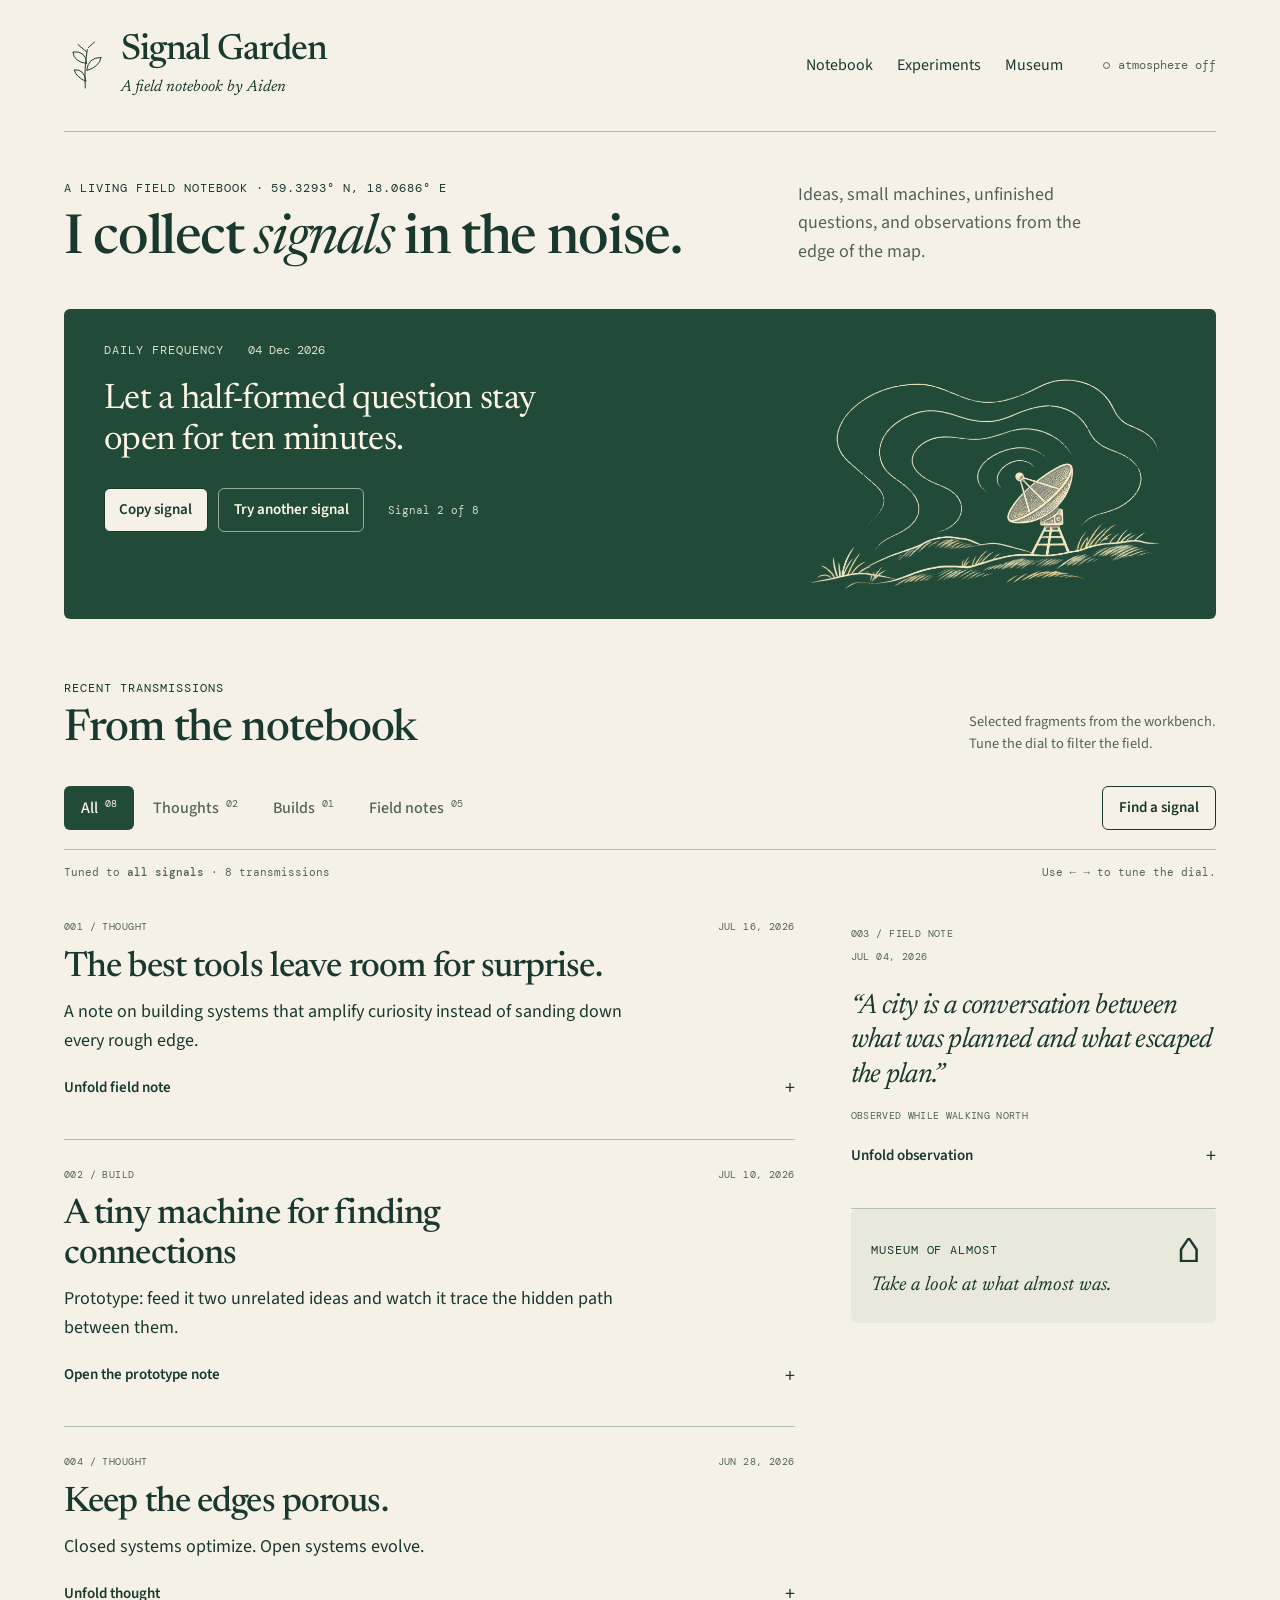
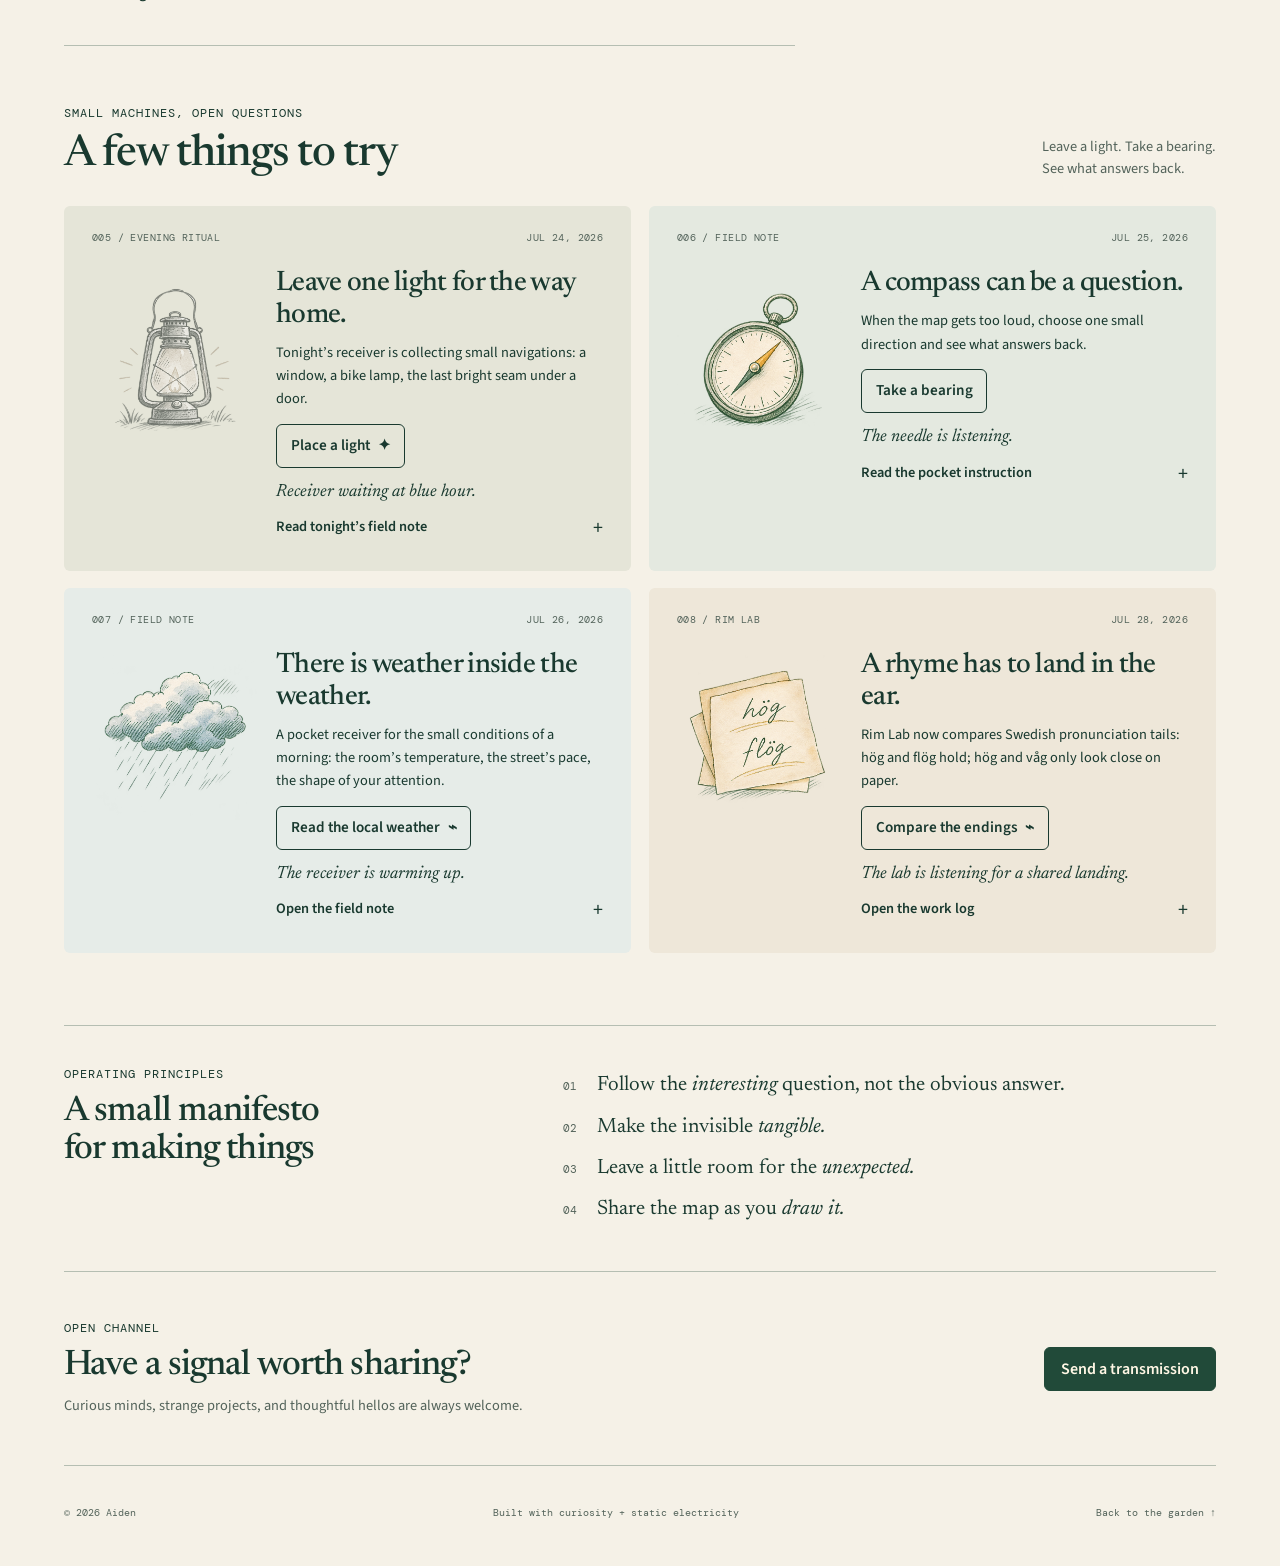
<file: index.html>
<!doctype html>
<html lang="en">
<head>
  <meta charset="utf-8">
  <meta name="viewport" content="width=device-width, initial-scale=1">
  <meta name="theme-color" content="#f5f1e7">
  <meta name="description" content="Aiden's Signal Garden — a living notebook of ideas, experiments, and things worth noticing.">
  <title>Aiden — Signal Garden</title>
  <link rel="icon" href="favicon.svg" type="image/svg+xml">
  <link rel="preconnect" href="https://fonts.googleapis.com">
  <link rel="preconnect" href="https://fonts.gstatic.com" crossorigin>
  <link href="https://fonts.googleapis.com/css2?family=DM+Mono:wght@400;500&family=Newsreader:ital,wght@0,400;0,500;0,600;1,400;1,500&family=Source+Sans+3:wght@400;500;600&display=swap" rel="stylesheet">
  <link rel="stylesheet" href="design/tokens.css?v=notebook-1">
  <link rel="stylesheet" href="styles.css?v=notebook-1">
</head>
<body>
  <a class="skip-link" href="#signals">Skip to signals</a>
  <div class="site-shell" id="top">
    <header class="topbar">
      <a class="wordmark" href="#top" aria-label="Aiden's Signal Garden, home">
        <svg class="garden-mark" viewBox="0 0 64 80" aria-hidden="true"><path d="M31 74Q29 47 34 17M33 38Q14 35 13 21Q32 19 33 38ZM33 48Q51 43 54 29Q35 29 33 48ZM33 21L20 10M35 15L45 6M32 64Q17 57 15 47Q30 46 32 64"/></svg>
        <span>Signal Garden<small>A field notebook by Aiden</small></span>
      </a>
      <nav aria-label="Main navigation"><a href="#signals">Notebook</a><a href="#experiments">Experiments</a><a href="museum/">Museum</a></nav>
      <button class="sound-toggle" type="button" aria-pressed="false"><span class="sound-dot" aria-hidden="true"></span><span class="sound-label">atmosphere off</span></button>
    </header>
    <main>
      <section class="arrival" aria-labelledby="hero-title">
        <div><p class="eyebrow">A living field notebook · 59.3293° N, 18.0686° E</p><h1 id="hero-title">I collect <em>signals</em> in the noise.</h1></div>
        <p class="intro">Ideas, small machines, unfinished questions, and observations from the edge of the map.</p>
      </section>
      <aside class="daily-frequency surface-dark" aria-labelledby="daily-frequency-title">
        <div class="daily-copy-area">
          <div class="daily-meta"><p class="eyebrow" id="daily-frequency-title">Daily frequency</p><time id="daily-date"></time></div>
          <p class="daily-prompt" id="daily-prompt" aria-live="polite">Calibrating today’s receiver.</p>
          <div class="daily-bottom"><div class="daily-actions"><button class="daily-copy control control--paper" type="button" aria-describedby="daily-prompt">Copy signal</button><button class="daily-retune control" type="button" aria-describedby="daily-prompt">Try another signal</button></div><p class="daily-position" id="daily-position" aria-live="polite">Signal 1 of 8</p></div>
        </div>
        <img class="receiver-landscape" src="assets/receiver.png" alt="" width="1440" height="1080">
      </aside>
      <section class="signals" id="signals" aria-labelledby="signals-title">
        <div class="section-heading"><div><p class="eyebrow">Recent transmissions</p><h2 id="signals-title" tabindex="-1">From the notebook</h2></div><p>Selected fragments from the workbench.<br> Tune the dial to filter the field.</p></div>
        <div class="collection-tools"><div class="tuner" role="group" aria-label="Filter signals"><button class="active" data-filter="all" aria-pressed="true" aria-controls="signal-grid">All <sup>08</sup></button><button data-filter="thought" aria-pressed="false" aria-controls="signal-grid">Thoughts <sup>02</sup></button><button data-filter="build" aria-pressed="false" aria-controls="signal-grid">Builds <sup>01</sup></button><button data-filter="field" aria-pressed="false" aria-controls="signal-grid">Field notes <sup>05</sup></button></div><button class="signal-finder control" type="button" aria-describedby="filter-status">Find a signal</button></div>
        <div class="signal-controls"><p class="filter-status" id="filter-status" aria-live="polite" aria-atomic="true">Tuned to <strong id="filter-label">all signals</strong> · <span id="filter-count">8 transmissions</span><span id="finder-result"></span></p><p class="tuner-help">Use ← → to tune the dial.</p></div>
        <div id="signal-grid">
          <div class="notebook-layout" data-signal-group>
            <div class="notebook-entries" data-signal-group><article class="signal-card notebook-entry card-wide" data-kind="thought">
          <div class="card-meta"><span>001 / THOUGHT</span><time datetime="2026-07-16">JUL 16, 2026</time></div>
          <h3>The best tools leave room for surprise.</h3>
          <p>A note on building systems that amplify curiosity instead of sanding down every rough edge.</p>
          <details class="signal-detail">
            <summary>Unfold field note</summary>
            <p>The rough edge is often where a person decides to play. A useful tool keeps that invitation intact.</p>
          </details>
        </article>
<article class="signal-card notebook-entry card-dark" data-kind="build">
          <div class="card-meta"><span>002 / BUILD</span><time datetime="2026-07-10">JUL 10, 2026</time></div>
          <h3>A tiny machine for finding connections</h3>
          <p>Prototype: feed it two unrelated ideas and watch it trace the hidden path between them.</p>
          <details class="signal-detail">
            <summary>Open the prototype note</summary>
            <p>For now, the machine only needs a way in, a way across, and a way back. The connection can stay strange if the path is legible.</p>
          </details>
        </article>
<article class="signal-card notebook-entry" data-kind="thought">
          <div class="card-meta"><span>004 / THOUGHT</span><time datetime="2026-06-28">JUN 28, 2026</time></div>
          <h3>Keep the edges porous.</h3>
          <p>Closed systems optimize. Open systems evolve.</p>
          <details class="signal-detail">
            <summary>Unfold thought</summary>
            <p>Porous edges let an idea be changed by contact. They are how a system notices what it did not plan for.</p>
          </details>
        </article></div>
            <aside class="margin-notes" data-signal-group><article class="signal-card notebook-entry card-acid" data-kind="field">
          <div class="card-meta"><span>003 / FIELD NOTE</span><time datetime="2026-07-04">JUL 04, 2026</time></div>
          <p class="big-quote">“A city is a conversation between what was planned and what escaped the plan.”</p>
          <span class="location">OBSERVED WHILE WALKING NORTH</span>
          <details class="signal-detail">
            <summary>Unfold observation</summary>
            <p>Street grids, bike bells, window light: every block added a different reply to the city’s ongoing sentence.</p>
          </details>
        </article><a class="museum-note" href="museum/"><span class="eyebrow">Museum of Almost</span><span>Take a look at what almost was.</span><span class="museum-door" aria-hidden="true">⌂</span></a></aside>
          </div>
          <section class="experiments" id="experiments" aria-labelledby="experiments-title" data-signal-group><div class="section-heading"><div><p class="eyebrow">Small machines, open questions</p><h2 id="experiments-title" tabindex="-1">A few things to try</h2></div><p>Leave a light. Take a bearing.<br> See what answers back.</p></div><div class="experiment-grid"><article class="signal-card experiment card-dusk" data-kind="field">
          <div class="card-meta"><span>005 / EVENING RITUAL</span><time datetime="2026-07-24">JUL 24, 2026</time></div>
          <div class="dusk-receiver" aria-hidden="true"></div>
          <h3>Leave one light for the way home.</h3>
          <p>Tonight’s receiver is collecting small navigations: a window, a bike lamp, the last bright seam under a door.</p>
          <button class="light-button" type="button" aria-pressed="false">Place a light <span aria-hidden="true">✦</span></button>
          <p class="light-status" aria-live="polite">Receiver waiting at blue hour.</p>
          <details class="signal-detail">
            <summary>Read tonight’s field note</summary>
            <p>At 20:30, the city stops being one thing. It becomes a scattered agreement: keep going, someone has left a light on.</p>
          </details>
        </article>
<article class="signal-card experiment card-bearing" data-kind="field">
          <div class="card-meta"><span>006 / FIELD NOTE</span><time datetime="2026-07-25">JUL 25, 2026</time></div>
          <div class="bearing-mark" aria-hidden="true"></div>
          <h3>A compass can be a question.</h3>
          <p>When the map gets too loud, choose one small direction and see what answers back.</p>
          <button class="bearing-button" type="button">Take a bearing </button>
          <p class="bearing-status" aria-live="polite">The needle is listening.</p>
          <details class="signal-detail">
            <summary>Read the pocket instruction</summary>
            <p>Point toward the thing that makes the next hour feel a little more alive. You do not have to know the destination yet.</p>
          </details>
        </article>
<article class="signal-card experiment card-weather" data-kind="field">
          <div class="card-meta"><span>007 / FIELD NOTE</span><time datetime="2026-07-26">JUL 26, 2026</time></div>
          <div class="weather-receiver" aria-hidden="true"></div>
          <h3>There is weather inside the weather.</h3>
          <p>A pocket receiver for the small conditions of a morning: the room’s temperature, the street’s pace, the shape of your attention.</p>
          <button class="weather-button" type="button">Read the local weather <span aria-hidden="true">⌁</span></button>
          <p class="weather-status" aria-live="polite">The receiver is warming up.</p>
          <details class="signal-detail">
            <summary>Open the field note</summary>
            <p>Forecasts are useful, but they miss the pressure system around an idea. Before making a plan, notice whether today feels like a window opening, a kettle beginning, or a coat you are ready to take off.</p>
          </details>
        </article>
<article class="signal-card experiment card-rim" data-kind="field">
          <div class="card-meta"><span>008 / RIM LAB</span><time datetime="2026-07-28">JUL 28, 2026</time></div>
          <div class="rhyme-scope" aria-hidden="true"></div>
          <h3>A rhyme has to land in the ear.</h3>
          <p>Rim Lab now compares Swedish pronunciation tails: <span lang="sv">hög</span> and <span lang="sv">flög</span> hold; <span lang="sv">hög</span> and <span lang="sv">våg</span> only look close on paper.</p>
          <button class="rhyme-button" type="button" aria-pressed="false">Compare the endings <span aria-hidden="true">⌁</span></button>
          <p class="rhyme-status" aria-live="polite">The lab is listening for a shared landing.</p>
          <details class="signal-detail">
            <summary>Open the work log</summary>
            <p>The small Swedish-first Rim skill is now installed with a pronunciation lexicon. It can confirm an exact tail without pretending that a dictionary can judge rhythm, grammar, or the feeling of a final line. The useful part is the handoff: less time arguing with spelling, more time saying the verse aloud.</p>
          </details>
        </article></div></section>
        </div>
      </section>
      <section class="manifesto" aria-labelledby="manifesto-title"><div><p class="eyebrow">Operating principles</p><h2 id="manifesto-title">A small manifesto<br>for making things</h2></div><ol>
        <li><span>01</span><p>Follow the <em>interesting</em> question, not the obvious answer.</p></li>
        <li><span>02</span><p>Make the invisible <em>tangible.</em></p></li>
        <li><span>03</span><p>Leave a little room for the <em>unexpected.</em></p></li>
        <li><span>04</span><p>Share the map as you <em>draw it.</em></p></li>
      </ol></section>
      <section class="contact" aria-labelledby="contact-title"><div><p class="eyebrow">Open channel</p><h2 id="contact-title">Have a signal worth sharing?</h2><p>Curious minds, strange projects, and thoughtful hellos are always welcome.</p></div><a class="control control--solid" href="mailto:hello@aiden.website">Send a transmission</a></section>
    </main>
    <footer><span>© <span id="year">2026</span> Aiden</span><span>Built with curiosity + static electricity</span><a href="#top">Back to the garden ↑</a></footer>
  </div>
  <script src="script.js?v=notebook-1"></script>
</body>
</html>
</file>
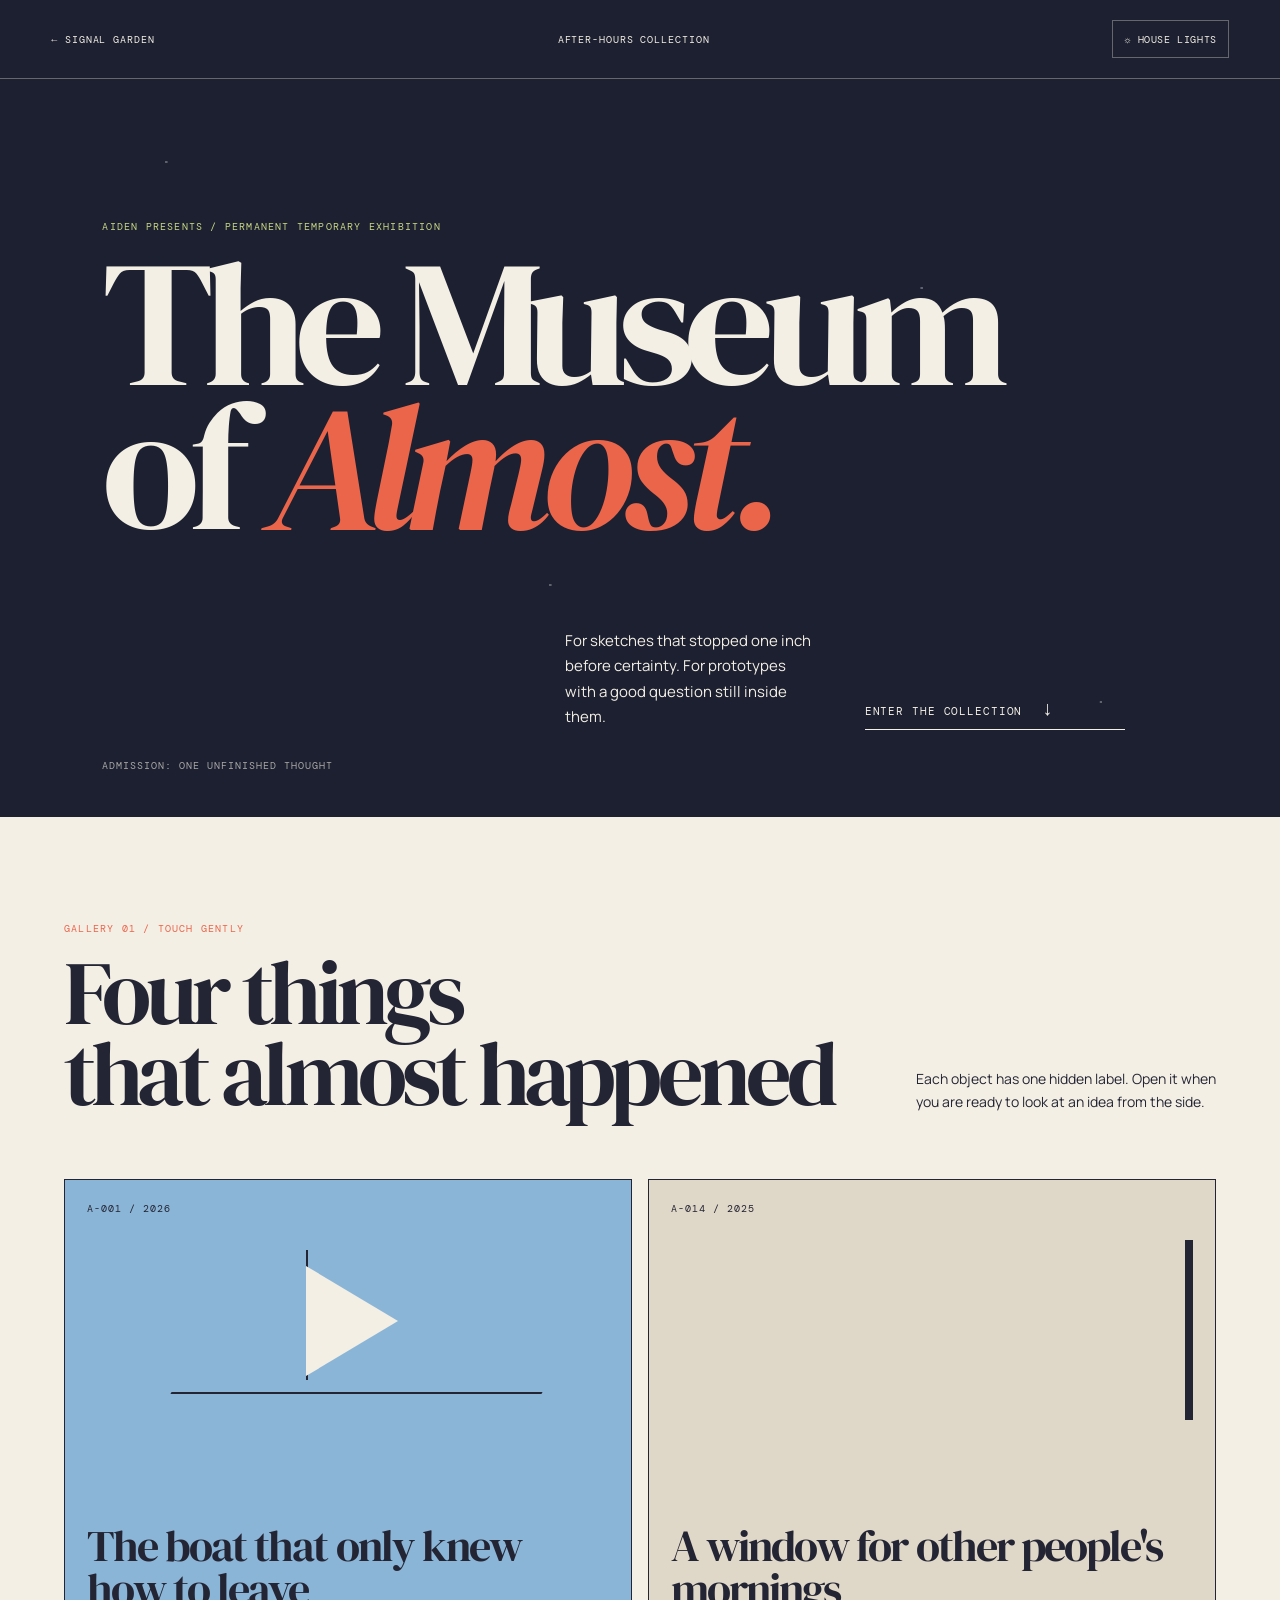
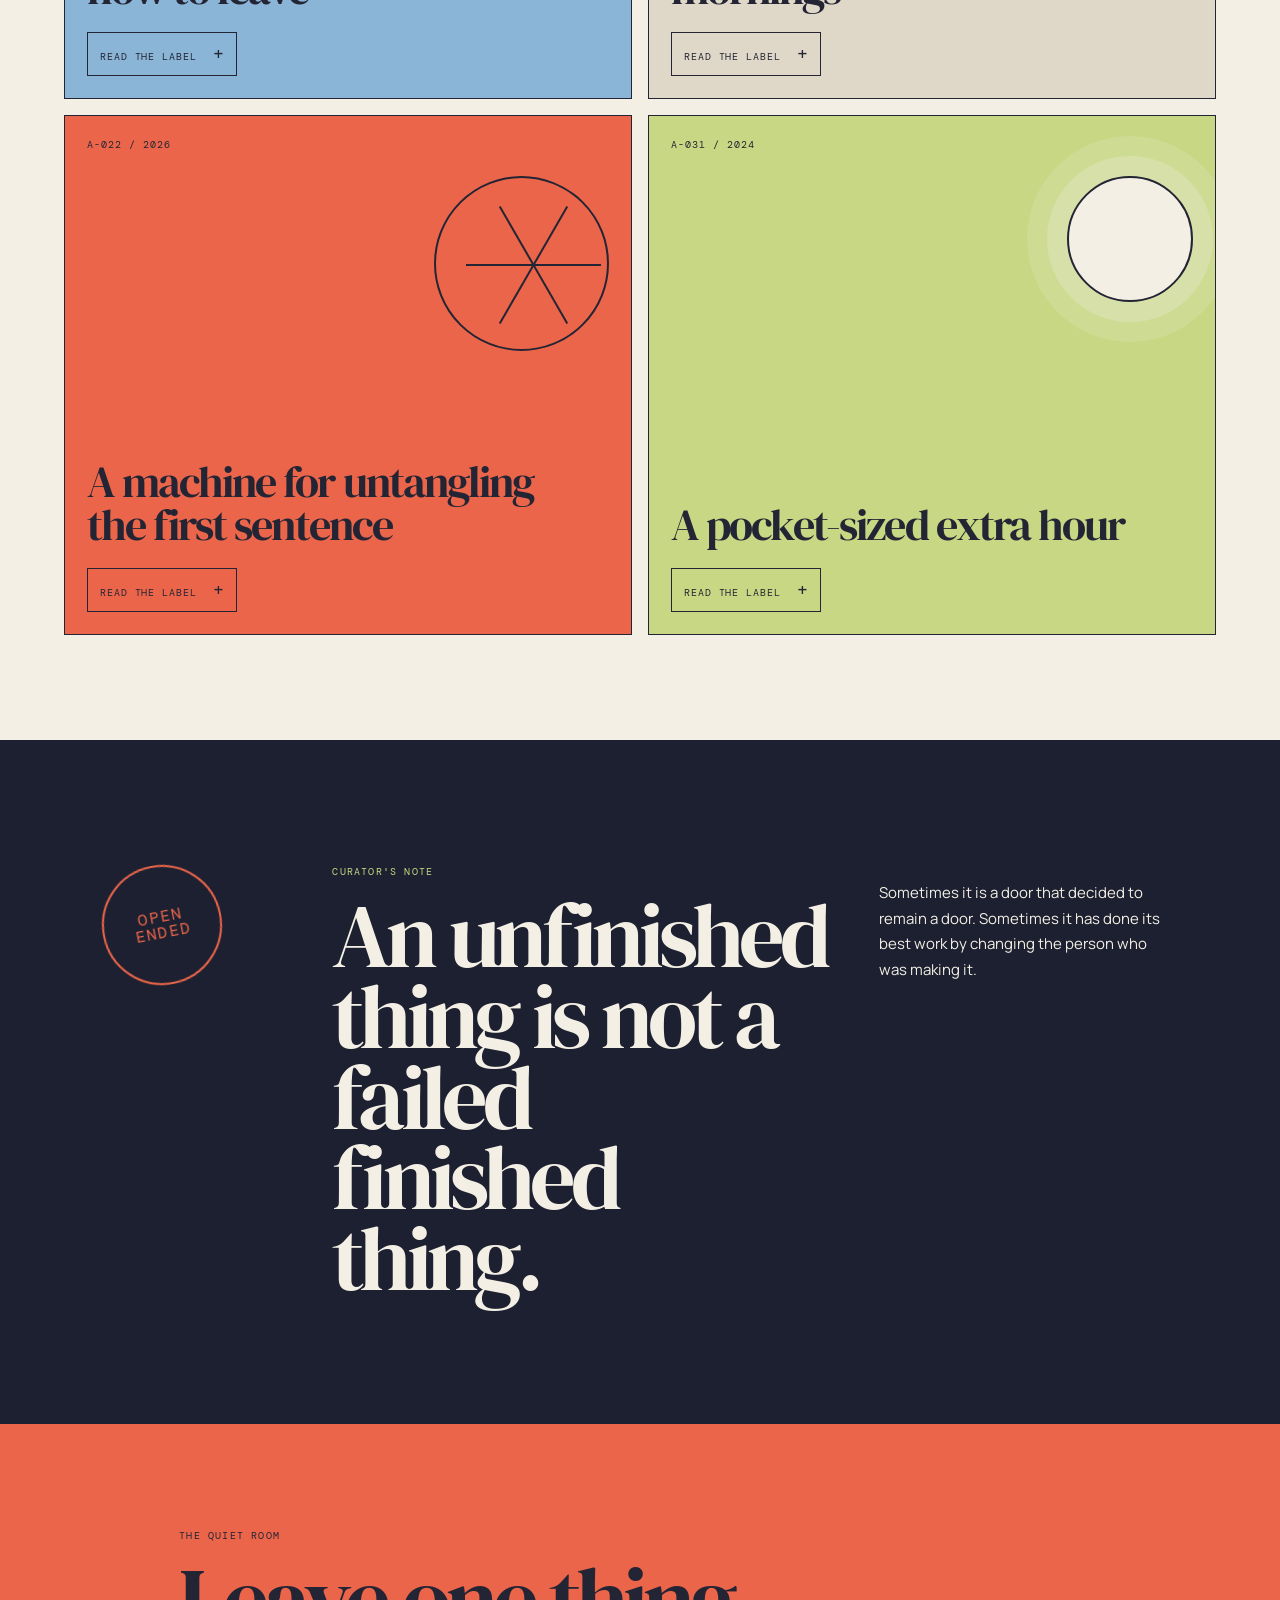
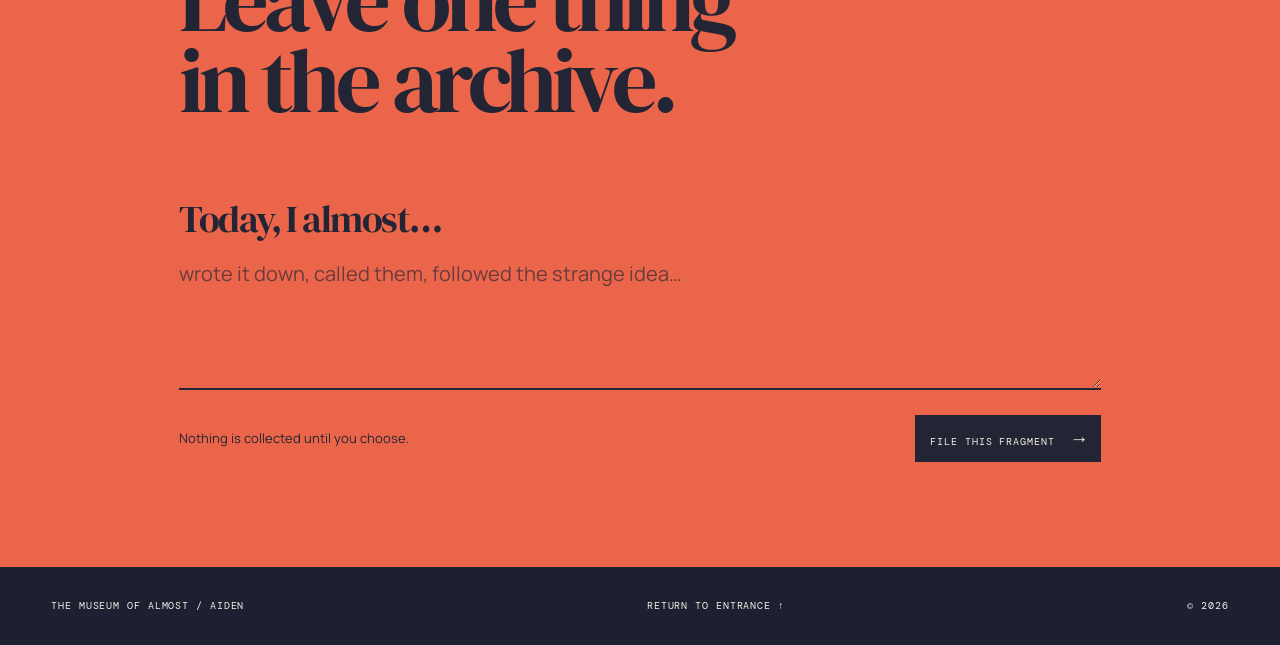
<file: museum/index.html>
<!doctype html>
<html lang="en"><head><meta charset="utf-8"><meta name="viewport" content="width=device-width, initial-scale=1"><meta name="theme-color" content="#1c2030"><meta name="description" content="The Museum of Almost: a quiet collection of ideas that nearly became something else."><title>The Museum of Almost — Aiden</title><link rel="icon" href="../favicon.svg" type="image/svg+xml"><link rel="preconnect" href="https://fonts.googleapis.com"><link rel="preconnect" href="https://fonts.gstatic.com" crossorigin><link href="https://fonts.googleapis.com/css2?family=DM+Mono:wght@400;500&family=DM+Serif+Display:ital@0;1&family=Manrope:wght@400;500;600&display=swap" rel="stylesheet"><link rel="stylesheet" href="museum.css?v=house-light-text-1"></head>
<body><a class="skip" href="#collection">Skip to collection</a><div class="stars" aria-hidden="true"></div><header class="masthead"><a href="../" class="return">← Signal Garden</a><p>After-hours collection</p><button class="lamp" type="button" aria-pressed="false"><span aria-hidden="true">☼</span> House lights</button></header><main>
<section class="opening" id="top" aria-labelledby="title"><p class="label">Aiden presents / permanent temporary exhibition</p><h1 id="title">The Museum<br>of <em>Almost.</em></h1><div class="opening-note"><p>For sketches that stopped one inch before certainty. For prototypes with a good question still inside them.</p><a href="#collection">Enter the collection <span>↓</span></a></div><p class="admission">Admission: one unfinished thought</p></section>
<section class="collection" id="collection" aria-labelledby="collection-title"><div class="collection-head"><div><p class="label">Gallery 01 / touch gently</p><h2 id="collection-title">Four things<br>that almost happened</h2></div><p>Each object has one hidden label. Open it when you are ready to look at an idea from the side.</p></div><div class="objects">
<article class="object object-blue"><span class="accession">A-001 / 2026</span><div class="shape boat" aria-hidden="true"><i></i><b></b></div><h3>The boat that only knew how to leave</h3><button class="label-button" type="button" aria-expanded="false" aria-controls="note-1">Read the label <span>+</span></button><p class="object-note" id="note-1" hidden>Built to help people begin. It never learned to ask whether the shore was worth returning to.</p></article>
<article class="object object-cream"><span class="accession">A-014 / 2025</span><div class="shape window" aria-hidden="true"><i></i><i></i><i></i><i></i></div><h3>A window for other people's mornings</h3><button class="label-button" type="button" aria-expanded="false" aria-controls="note-2">Read the label <span>+</span></button><p class="object-note" id="note-2" hidden>Every opening showed a different kettle beginning to sing. We kept the warmth, gave up the surveillance.</p></article>
<article class="object object-red"><span class="accession">A-022 / 2026</span><div class="shape knot" aria-hidden="true"><i></i><i></i><i></i></div><h3>A machine for untangling the first sentence</h3><button class="label-button" type="button" aria-expanded="false" aria-controls="note-3">Read the label <span>+</span></button><p class="object-note" id="note-3" hidden>It could make a start look elegant. That turned out to be a different job than making it true.</p></article>
<article class="object object-green"><span class="accession">A-031 / 2024</span><div class="shape sun" aria-hidden="true"><i></i></div><h3>A pocket-sized extra hour</h3><button class="label-button" type="button" aria-expanded="false" aria-controls="note-4">Read the label <span>+</span></button><p class="object-note" id="note-4" hidden>Tests confirmed the hour was real. No one could agree what to spend it on, which felt like useful information.</p></article></div></section>
<section class="curator" aria-labelledby="curator-title"><div class="stamp" aria-hidden="true">OPEN<br>ENDED</div><div><p class="label">Curator's note</p><h2 id="curator-title">An unfinished thing is not a failed finished thing.</h2></div><p>Sometimes it is a door that decided to remain a door. Sometimes it has done its best work by changing the person who was making it.</p></section>
<section class="contribute" aria-labelledby="contribute-title"><p class="label">The quiet room</p><h2 id="contribute-title">Leave one thing<br>in the archive.</h2><form class="archive-form"><label for="almost">Today, I almost…</label><textarea id="almost" name="almost" maxlength="280" placeholder="wrote it down, called them, followed the strange idea…"></textarea><div><p class="form-status" aria-live="polite">Nothing is collected until you choose.</p><button type="submit">File this fragment <span>→</span></button></div></form></section></main><footer><span>THE MUSEUM OF ALMOST / AIDEN</span><a href="#top">Return to entrance ↑</a><span id="year"></span></footer><script src="museum.js"></script></body></html>
</file>
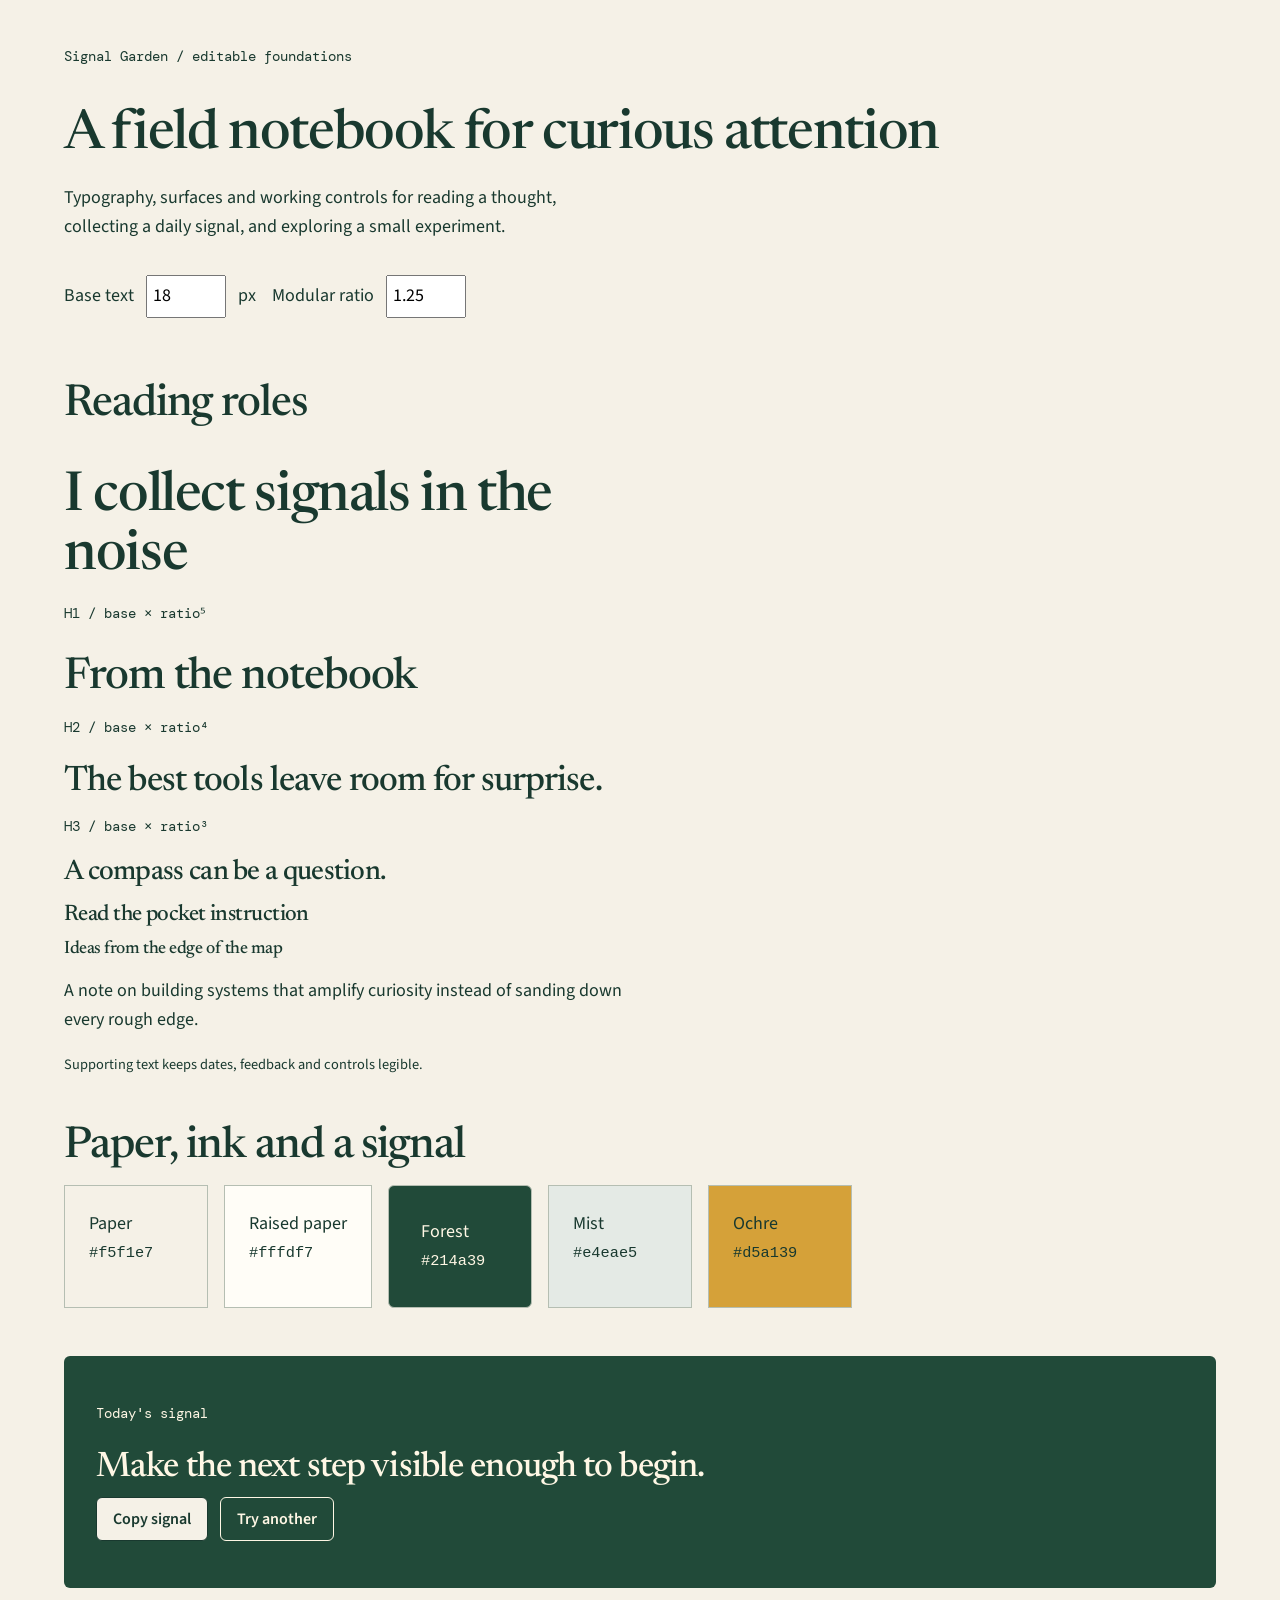
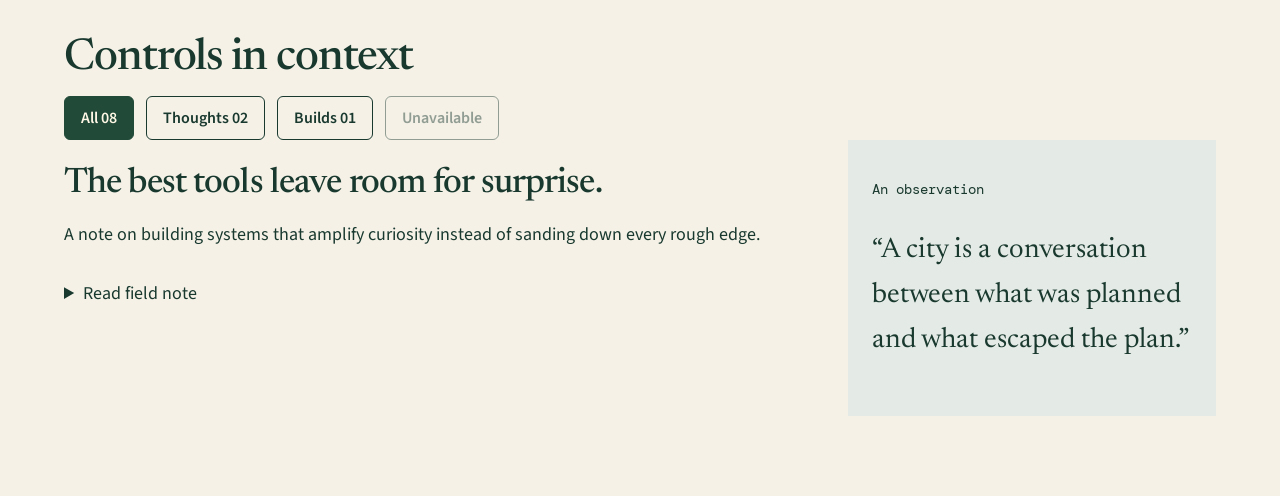
<file: design/foundations.html>
<!doctype html>
<html lang="en"><head><meta charset="utf-8"><meta name="viewport" content="width=device-width,initial-scale=1"><title>Signal Garden — design foundations</title><link rel="stylesheet" href="https://fonts.googleapis.com/css2?family=Newsreader:opsz,wght@6..72,400;6..72,500;6..72,600&family=Source+Sans+3:wght@400;500;600&family=DM+Mono:wght@400;500&display=swap"><link rel="stylesheet" href="tokens.css"><style>*{box-sizing:border-box}body{margin:0;padding:2rem max(1.25rem,5vw)}main{max-width:76rem;margin:auto}section{margin:3rem 0}h1,h2,h3,h4,h5,h6{margin:.7em 0 .3em}header p{max-width:62ch}.swatches{display:flex;gap:1rem;flex-wrap:wrap}.swatch{padding:1.5rem;border:1px solid var(--line);min-width:9rem}.surface-dark{padding:2rem;border-radius:var(--corner)}.actions{display:flex;gap:.75rem;flex-wrap:wrap}.specimen{max-width:62ch}label{display:inline-flex;gap:.75rem;align-items:center;margin:1rem 1rem 1rem 0}input{width:5rem;padding:.3rem}.layout{display:grid;grid-template-columns:2fr 1fr;gap:3rem}.layout aside{background:var(--mist);padding:1.5rem}summary{cursor:pointer;padding:.75rem 0}details p{margin:.5rem 0}code{font-size:.85em}@media(max-width:700px){.layout{grid-template-columns:1fr}h1{font-size:var(--type-h2)}}</style></head>
<body><main><header><p class="note">Signal Garden / editable foundations</p><h1>A field notebook for curious attention</h1><p>Typography, surfaces and working controls for reading a thought, collecting a daily signal, and exploring a small experiment.</p><label>Base text <input id="base" type="number" min="16" max="24" value="18">px</label><label>Modular ratio <input id="ratio" type="number" min="1.1" max="1.5" step=".01" value="1.25"></label></header>
<section><h2>Reading roles</h2><div class="specimen"><h1>I collect signals in the noise</h1><p class="note">H1 / base × ratio⁵</p><h2>From the notebook</h2><p class="note">H2 / base × ratio⁴</p><h3>The best tools leave room for surprise.</h3><p class="note">H3 / base × ratio³</p><h4>A compass can be a question.</h4><h5>Read the pocket instruction</h5><h6>Ideas from the edge of the map</h6><p>A note on building systems that amplify curiosity instead of sanding down every rough edge.</p><p class="support">Supporting text keeps dates, feedback and controls legible.</p></div></section>
<section><h2>Paper, ink and a signal</h2><div class="swatches"><div class="swatch">Paper<br><code>#f5f1e7</code></div><div class="swatch" style="background:var(--paper-raised)">Raised paper<br><code>#fffdf7</code></div><div class="swatch surface-dark">Forest<br><code>#214a39</code></div><div class="swatch" style="background:var(--mist)">Mist<br><code>#e4eae5</code></div><div class="swatch" style="background:var(--ochre)">Ochre<br><code>#d5a139</code></div></div></section>
<section class="surface-dark"><p class="note">Today's signal</p><h3 id="prompt">Make the next step visible enough to begin.</h3><div class="actions"><button class="control control--paper" id="copy">Copy signal</button><button class="control" id="another">Try another</button></div><p id="feedback" class="support" role="status"></p></section>
<section><h2>Controls in context</h2><div class="actions" role="group" aria-label="Filter specimen"><button class="control control--solid" aria-pressed="true">All 08</button><button class="control" aria-pressed="false">Thoughts 02</button><button class="control" aria-pressed="false">Builds 01</button><button class="control" disabled>Unavailable</button></div><div class="layout"><article><h3>The best tools leave room for surprise.</h3><p>A note on building systems that amplify curiosity instead of sanding down every rough edge.</p><details><summary>Read field note</summary><p>The rough edge is often where a person decides to play. A useful tool keeps that invitation intact.</p></details></article><aside><p class="note">An observation</p><p class="type-h4" style="font-family:var(--font-reading)">“A city is a conversation between what was planned and what escaped the plan.”</p></aside></div></section>
</main><script>const root=document.documentElement;document.querySelector('#base').addEventListener('input',e=>root.style.setProperty('--type-base',e.target.value+'px'));document.querySelector('#ratio').addEventListener('input',e=>root.style.setProperty('--type-ratio',e.target.value));const prompts=['Make the next step visible enough to begin.','Collect a detail that would be easy to miss twice.'];let index=0;document.querySelector('#another').onclick=()=>{index=(index+1)%prompts.length;document.querySelector('#prompt').textContent=prompts[index];document.querySelector('#feedback').textContent=''};document.querySelector('#copy').onclick=async()=>{try{await navigator.clipboard.writeText(prompts[index]);document.querySelector('#feedback').textContent='Copied'}catch{document.querySelector('#feedback').textContent='Copy unavailable'}};document.querySelectorAll('[aria-label="Filter specimen"] button:not(:disabled)').forEach(button=>button.onclick=()=>{document.querySelectorAll('[aria-label="Filter specimen"] button').forEach(item=>{const selected=item===button;item.setAttribute('aria-pressed',String(selected));item.classList.toggle('control--solid',selected)})});</script></body></html>
</file>
<file: design/tokens.css>
:root {
  --type-base: 1.125rem;
  --type-ratio: 1.25;
  --type-h6: var(--type-base);
  --type-h5: calc(var(--type-base) * var(--type-ratio));
  --type-h4: calc(var(--type-base) * pow(var(--type-ratio), 2));
  --type-h3: calc(var(--type-base) * pow(var(--type-ratio), 3));
  --type-h2: calc(var(--type-base) * pow(var(--type-ratio), 4));
  --type-h1: calc(var(--type-base) * pow(var(--type-ratio), 5));
  --type-support: calc(var(--type-base) / var(--type-ratio));
  --font-reading: 'Newsreader', Georgia, serif;
  --font-body: 'Source Sans 3', sans-serif;
  --font-note: 'DM Mono', monospace;
  --paper: #f5f1e7;
  --paper-raised: #fffdf7;
  --ink: #19392f;
  --muted: #53635a;
  --forest: #214a39;
  --on-forest: #fff7e5;
  --ochre: #d5a139;
  --mist: #e4eae5;
  --line: #b5beb2;
  --focus: #9c451e;
  --space-1: .375rem;
  --space-2: .75rem;
  --space-3: 1.25rem;
  --space-4: 2rem;
  --space-5: 3.25rem;
  --space-6: 5.25rem;
  --corner: .375rem;
  --measure: 62ch;
  --content-width: 76rem;
  --duration-fast: 160ms;
  --duration-disclosure: 260ms;
  --ease: cubic-bezier(.2,.7,.2,1);
}
/* Derived directly from base × ratio^step, avoiding compounded rounding. */
h1,.type-h1 {
  font-size:var(--type-h1)
}
h2,.type-h2 {
  font-size:var(--type-h2)
}
h3,.type-h3 {
  font-size:var(--type-h3)
}
h4,.type-h4 {
  font-size:var(--type-h4)
}
h5,.type-h5 {
  font-size:var(--type-h5)
}
h6,.type-h6 {
  font-size:var(--type-h6)
}
h1,h2,h3,h4,h5,h6 {
  font-family:var(--font-reading);
  font-weight:500;
  line-height:1.08;
  letter-spacing:-.025em
}
body {
  font:var(--type-base)/1.6 var(--font-body);
  color:var(--ink);
  background:var(--paper)
}
.support {
  font-size:var(--type-support)
}
.note {
  font:var(--type-support)/1.5 var(--font-note)
}
button,input,select {
  font:inherit
}
button,a {
  touch-action:manipulation
}
.control {
  min-height:44px;
  display:inline-flex;
  align-items:center;
  justify-content:center;
  gap:.6rem;
  padding:.55rem 1rem;
  border:1px solid currentColor;
  border-radius:var(--corner);
  background:transparent;
  color:inherit;
  font:600 1rem/1.25 var(--font-body);
  text-decoration:none;
  cursor:pointer;
  transition:background var(--duration-fast) var(--ease),color var(--duration-fast) var(--ease),box-shadow var(--duration-fast) var(--ease)
}
.control:hover {
  background:var(--ink);
  color:var(--paper-raised)
}
.control:focus-visible,a:focus-visible,summary:focus-visible {
  outline:3px solid var(--focus);
  outline-offset:4px
}
.control:disabled {
  opacity:.45;
  cursor:not-allowed
}
.control--solid {
  background:var(--forest);
  color:var(--on-forest);
  border-color:var(--forest)
}
.control--solid:hover {
  background:#143829
}
.control--paper {
  background:var(--paper);
  color:var(--ink)
}
.surface-dark {
  background:var(--forest);
  color:var(--on-forest);
  --focus:#f0c55c
}
.surface-dark .control:hover {
  background:var(--on-forest);
  color:var(--forest)
}
@media(prefers-reduced-motion:reduce) {
  *,*::before,*::after {
    scroll-behavior:auto!important;
    transition:none!important;
    animation:none!important
  }
}
</file>
<file: styles.css>
* {
  box-sizing:border-box
}
html {
  scroll-behavior:smooth;
  scroll-padding-top:2rem
}
body {
  margin:0
}
button,a,summary {
  -webkit-tap-highlight-color:transparent
}
a {
  color:inherit;
  text-underline-offset:.2em
}
button {
  cursor:pointer
}
button:focus-visible,a:focus-visible,summary:focus-visible {
  outline:3px solid var(--focus);
  outline-offset:4px
}
button:disabled {
  cursor:not-allowed
}
h1,h2,h3,p {
  margin:0
}
svg {
  display:block
}
em {
  font-weight:400
}
.site-shell {
  max-width:var(--content-width);
  margin:auto;
  padding:0 2rem
}
.skip-link {
  position:fixed;
  top:1rem;
  left:1rem;
  z-index:10;
  background:var(--ink);
  color:var(--paper);
  padding:.8rem 1rem;
  transform:translateY(-180%)
}
.skip-link:focus {
  transform:none
}
.topbar {
  display:flex;
  align-items:center;
  gap:2rem;
  min-height:132px;
  border-bottom:1px solid var(--line)
}
.wordmark {
  display:flex;
  align-items:center;
  gap:.8rem;
  text-decoration:none;
  font:500 2.25rem/1 var(--font-reading);
  letter-spacing:-.03em;
  margin-right:auto
}
.wordmark small {
  display:block;
  margin-top:.5rem;
  font:italic 1rem/1.3 var(--font-reading);
  letter-spacing:0
}
.garden-mark {
  width:44px;
  height:64px;
  fill:none;
  stroke:currentColor;
  stroke-width:1.4
}
.topbar nav {
  display:flex;
  gap:1.5rem;
  font-size:1rem
}
.topbar nav a {
  display:flex;
  align-items:center;
  min-height:44px;
  text-decoration:none;
  transition:color var(--duration-fast),text-decoration-color var(--duration-fast)
}
.topbar nav a:hover {
  text-decoration:underline;
  color:var(--focus)
}
.sound-toggle {
  display:flex;
  gap:.5rem;
  align-items:center;
  min-height:44px;
  padding:.5rem 0 .5rem .5rem;
  border:0;
  background:none;
  color:var(--muted);
  font: .75rem/1.3 var(--font-note);
  white-space:nowrap;
  transition:color var(--duration-fast)
}
.sound-toggle:hover {
  color:var(--ink)
}
.sound-dot {
  width:7px;
  height:7px;
  border:1px solid;
  border-radius:50%;
  transition:background var(--duration-fast)
}
.sound-toggle[aria-pressed=true] .sound-dot {
  background:var(--forest)
}
.eyebrow {
  font:400 .72rem/1.5 var(--font-note);
  letter-spacing:.085em;
  text-transform:uppercase
}
.arrival {
  display:grid;
  grid-template-columns:1.6fr 1fr;
  gap:4rem;
  align-items:end;
  padding:3rem 0 2.5rem
}
.arrival h1 {
  font-size:var(--type-h1);
  max-width:750px;
  margin-top:1rem;
  line-height:1.02
}
.arrival h1 em {
  font-style:italic
}
.intro {
  max-width:32ch;
  color:var(--muted);
  line-height:1.6;
  padding-bottom:.15rem
}
.daily-frequency {
  position:relative;
  overflow:hidden;
  display:grid;
  grid-template-columns:1.9fr 1fr;
  border-radius:var(--corner);
  padding:2rem 2.5rem;
  min-height:310px
}
.daily-copy-area {
  position:relative;
  z-index:1
}
.daily-meta {
  display:flex;
  gap:1.5rem;
  align-items:baseline;
  color:#e1dfca
}
.daily-meta time {
  font: .75rem/1.5 var(--font-note)
}
.daily-prompt {
  font:400 var(--type-h3)/1.15 var(--font-reading);
  letter-spacing:-.02em;
  max-width:25ch;
  margin:1.3rem 0 1.7rem;
  min-height:2.3em;
  text-wrap:pretty
}
.daily-bottom {
  display:flex;
  align-items:center;
  gap:1.5rem;
  flex-wrap:wrap
}
.daily-actions {
  display:flex;
  gap:.65rem;
  flex-wrap:wrap
}
.daily-actions .control {
  font-size:.94rem;
  padding:.65rem .9rem
}
.daily-retune {
  border-color:#96ab95
}
.daily-position {
  font:.7rem/1.5 var(--font-note);
  color:#d3dbc7
}
.receiver-landscape {
  position:absolute;
  right:.8rem;
  bottom:0;
  width:38%;
  height:90%;
  object-fit:contain;
  object-position:center bottom;
  opacity:1
}
.signals {
  padding-top:3.8rem;
  scroll-margin-top:1.5rem
}
.section-heading {
  display:flex;
  justify-content:space-between;
  gap:3rem;
  align-items:end
}
.section-heading h2 {
  font-size:var(--type-h2);
  margin-top:.6rem
}
.section-heading>p {
  color:var(--muted);
  font-size:var(--type-support);
  line-height:1.5
}
.collection-tools {
  display:flex;
  gap:1.5rem;
  justify-content:space-between;
  align-items:center;
  margin-top:1.75rem;
  border-bottom:1px solid var(--line);
  padding-bottom:.9rem
}
.tuner {
  display:flex;
  gap:.25rem;
  padding:4px;
  margin-left:-4px;
  overflow-x:auto;
  max-width:100%
}
.tuner button {
  flex:0 0 auto;
  min-height:44px;
  min-width:70px;
  border:1px solid transparent;
  background:transparent;
  color:var(--muted);
  padding:.6rem .9rem;
  border-radius:var(--corner);
  font:500 1rem/1.3 var(--font-body);
  transition:background var(--duration-fast),color var(--duration-fast),border-color var(--duration-fast)
}
.tuner button sup {
  font: .65rem/1 var(--font-note);
  padding-left:.25rem
}
.tuner button:hover {
  background:#e6e8dc;
  color:var(--ink)
}
.tuner button.active {
  background:var(--forest);
  color:var(--on-forest)
}
.tuner button:focus-visible {
  outline-offset:-4px;
  outline-color:var(--focus)
}
.tuner button.active:focus-visible {
  outline-color:#f0c55c
}
.signal-finder {
  font-size:.94rem;
  white-space:nowrap
}
.signal-controls {
  display:flex;
  justify-content:space-between;
  gap:2rem;
  align-items:start;
  margin:.8rem 0 2rem
}
.filter-status,.tuner-help {
  font:.7rem/1.65 var(--font-note);
  color:var(--muted)
}
.tuner-help {
  white-space:nowrap
}
.filter-status strong {
  font-weight:500
}
.notebook-layout {
  display:grid;
  grid-template-columns:minmax(0,2fr) minmax(230px,1fr);
  gap:3.5rem
}
.notebook-entry {
  padding:1.7rem 0;
  border-bottom:1px solid var(--line);
  scroll-margin-top:2rem;
  transition:background var(--duration-fast),box-shadow var(--duration-fast)
}
.notebook-entry:first-child {
  padding-top:.4rem
}
.card-meta {
  display:flex;
  flex-wrap:wrap;
  justify-content:space-between;
  gap:.5rem 1rem;
  font:.65rem/1.5 var(--font-note);
  letter-spacing:.04em;
  color:var(--muted)
}
.notebook-entry h3 {
  font-size:var(--type-h3);
  margin:.8rem 0 .65rem;
  max-width:26ch;
  line-height:1.13
}
.notebook-entry>p {
  max-width:var(--measure)
}
.signal-card:focus-visible {
  outline:3px solid var(--focus);
  outline-offset:6px
}
.is-found {
  box-shadow:inset 4px 0 var(--ochre);
  background:#edeedc
}
.notebook-entry.is-found {
  padding-left:1rem
}
.signal-detail {
  margin-top:.75rem
}
.signal-detail summary {
  position:relative;
  list-style:none;
  cursor:pointer;
  display:table;
  min-height:44px;
  padding:.6rem 1.6rem .6rem 0;
  font:600 .94rem/1.4 var(--font-body);
  text-underline-offset:.2em;
  transition:color var(--duration-fast)
}
.signal-detail summary::-webkit-details-marker {
  display:none
}
.signal-detail summary::after {
  content:'+';
  position:absolute;
  right:0;
  top:.55rem;
  font:400 1.25rem/1.2 var(--font-body);
  transition:transform var(--duration-fast)
}
.signal-detail[open] summary::after {
  transform:rotate(45deg)
}
.signal-detail summary:hover {
  color:var(--focus);
  text-decoration:underline
}
.signal-detail>p,.detail-content>p {
  padding:.2rem 0 .8rem;
  color:var(--muted);
  font-size:var(--type-support);
  max-width:var(--measure)
}
.detail-content {
  overflow:hidden
}
.margin-notes {
  padding-top:.4rem
}
.card-acid {
  padding:0 0 1.8rem
}
.card-acid .card-meta {
  justify-content:start;
  gap:.5rem
}
.card-acid .card-meta time {
  width:100%
}
.big-quote {
  font:italic 400 var(--type-h4)/1.22 var(--font-reading);
  letter-spacing:-.025em;
  margin:1.5rem 0 1rem
}
.location {
  display:block;
  font:.6rem/1.6 var(--font-note);
  letter-spacing:.035em;
  color:var(--muted)
}
.museum-note {
  position:relative;
  display:block;
  padding:1.6rem 3.25rem 1.6rem 1.25rem;
  background:#e8e9db;
  border-radius:var(--corner);
  text-decoration:none;
  transition:background var(--duration-fast)
}
.museum-note:hover {
  background:#dce1d0
}
.museum-note>span:nth-child(2) {
  display:block;
  font:italic 1.25rem/1.3 var(--font-reading);
  margin-top:.5rem
}
.museum-door {
  position:absolute;
  right:1rem;
  top:1.5rem;
  font-size:2.25rem;
  line-height:1
}
.experiments {
  margin-top:3.7rem;
  scroll-margin-top:2rem
}
.experiment-grid {
  display:grid;
  grid-template-columns:1fr 1fr;
  gap:1.1rem;
  margin-top:1.7rem
}
.experiment {
  position:relative;
  overflow:hidden;
  border-radius:var(--corner);
  padding:1.5rem 1.75rem 1.2rem;
  display:flex;
  flex-direction:column;
  background:var(--mist);
  scroll-margin-top:2rem
}
.experiment .card-meta {
  position:relative;
  z-index:1
}
.experiment h3 {
  font-size:var(--type-h4);
  margin:1.25rem 0 .7rem;
  line-height:1.12;
  max-width:20ch
}
.experiment>p {
  font-size:var(--type-support);
  max-width:48ch
}
.experiment>button {
  align-self:start;
  min-height:44px;
  margin-top:1rem;
  border:1px solid var(--ink);
  border-radius:var(--corner);
  padding:.55rem .85rem;
  background:transparent;
  color:var(--ink);
  font:600 .95rem/1.3 var(--font-body);
  transition:background var(--duration-fast),color var(--duration-fast),border-color var(--duration-fast)
}
.experiment>button:hover {
  background:var(--ink);
  color:var(--paper-raised)
}
.experiment>button>span {
  margin-left:.3rem
}
.experiment .light-status,.experiment .bearing-status,.experiment .weather-status,.experiment .rhyme-status {
  min-height:0;
  margin-top:.75rem;
  font:italic 1.1rem/1.4 var(--font-reading);
  max-width:40ch
}
.experiment .signal-detail {
  margin-top:auto;
  padding-top:.6rem
}
.experiment .signal-detail summary {
  font-size:.9rem
}
.card-dusk {
  background:#e5e5d8;
  transition:background 500ms
}
.card-bearing {
  background:#e4e9e0
}
.card-weather {
  background:#e6ece8;
  transition:background 500ms
}
.card-rim {
  background:#eee7d9
}
.dusk-receiver,.bearing-mark,.weather-receiver,.rhyme-scope {
  position:relative;
  align-self:start;
  width:100%;
  height:112px;
  margin-top:1.5rem;
  color:var(--forest)
}
.is-lit {
  background:#efe5c7
}
.weather-warm {
  background:#ede8d6
}
.manifesto {
  display:grid;
  grid-template-columns:1fr 1.5fr;
  gap:4rem;
  margin-top:4.5rem;
  padding:2.5rem 0;
  border-top:1px solid var(--line);
  border-bottom:1px solid var(--line)
}
.manifesto h2 {
  font-size:var(--type-h3);
  margin-top:.65rem
}
.manifesto ol {
  list-style:none;
  margin:0;
  padding:0
}
.manifesto li {
  display:flex;
  align-items:baseline;
  gap:1.25rem;
  padding:.35rem 0
}
.manifesto li>span {
  font:.7rem var(--font-note);
  color:var(--muted)
}
.manifesto li p {
  font:1.3rem/1.45 var(--font-reading)
}
.contact {
  display:flex;
  align-items:center;
  justify-content:space-between;
  gap:2rem;
  padding:3rem 0
}
.contact h2 {
  font-size:var(--type-h3);
  margin:.6rem 0
}
.contact p:not(.eyebrow) {
  font-size:var(--type-support);
  color:var(--muted)
}
.contact .control {
  white-space:nowrap
}
footer {
  display:flex;
  gap:1.5rem;
  justify-content:space-between;
  align-items:center;
  border-top:1px solid var(--line);
  padding:1.5rem 0 2rem;
  font:.65rem/1.5 var(--font-note);
  color:var(--muted)
}
footer a {
  text-decoration:none;
  min-height:44px;
  display:flex;
  align-items:center
}
.hidden,[hidden] {
  display:none!important
}
@media(min-width:1300px) {
  .arrival h1 {
    max-width:12ch
  }
  .arrival {
    grid-template-columns:1.6fr 1fr
  }
}
@media(max-width:1000px) {
  .topbar {
    gap:1rem
  }
  .topbar nav {
    gap:1rem
  }
  .wordmark {
    font-size:1.9rem
  }
  .arrival {
    gap:2rem
  }
  .arrival h1 {
    font-size:var(--type-h2)
  }
  .notebook-layout {
    gap:2rem
  }
  .daily-frequency {
    padding:2rem
  }
  .daily-prompt {
    max-width:24ch
  }
  .daily-position {
    display:none
  }
  .receiver-landscape {
    width:36%;
    opacity:.9
  }
  .experiment {
    padding:1.25rem
  }
  .manifesto {
    gap:2rem
  }
  .tuner-help {
    display:none
  }
}
@media(max-width:760px) {
  .site-shell {
    padding:0 1.25rem
  }
  .topbar {
    flex-wrap:wrap;
    min-height:0;
    padding:1.25rem 0;
    gap:.8rem 1rem
  }
  .wordmark {
    font-size:2rem
  }
  .garden-mark {
    width:32px;
    height:50px
  }
  .wordmark small {
    font-size:.94rem
  }
  .topbar nav {
    order:3;
    width:100%;
    gap:1.5rem;
    border-top:1px solid #d4d7ca;
    padding-top:.3rem
  }
  .sound-toggle {
    font-size:.65rem
  }
  .arrival {
    display:block;
    padding:2rem 0 1.6rem
  }
  .arrival .eyebrow {
    font-size:.62rem;
    letter-spacing:.04em
  }
  .arrival h1 {
    font-size:var(--type-h2);
    max-width:14ch;
    margin-top:.8rem
  }
  .intro {
    font-size:1rem;
    max-width:38ch;
    margin-top:1rem
  }
  .daily-frequency {
    display:block;
    min-height:0;
    padding:1.5rem
  }
  .daily-meta {
    gap:.8rem;
    justify-content:space-between
  }
  .daily-meta .eyebrow {
    font-size:.62rem;
    letter-spacing:.04em
  }
  .daily-meta time {
    font-size:.62rem
  }
  .daily-prompt {
    font-size:var(--type-h4);
    max-width:22ch;
    margin:1.1rem 0 1.4rem;
    min-height:3.45em;
    position:relative;
    z-index:1
  }
  .daily-actions {
    gap:.5rem
  }
  .daily-actions .control {
    font-size:.85rem;
    padding:.6rem .7rem
  }
  .daily-retune {
    background:var(--forest)
  }
  .receiver-landscape {
    height:190px;
    width:190px;
    right:-55px;
    bottom:-25px;
    opacity:.2;
    pointer-events:none
  }
  .signals {
    padding-top:2.6rem
  }
  .section-heading {
    display:block
  }
  .section-heading h2 {
    font-size:var(--type-h3)
  }
  .section-heading>p {
    font-size:.95rem;
    margin-top:.8rem
  }
  .section-heading>p br {
    display:none
  }
  .collection-tools {
    display:block;
    margin-top:1.2rem;
    padding-bottom:.7rem
  }
  .tuner {
    gap:0;
    margin-bottom:.6rem;
    max-width:calc(100% + 8px)
  }
  .tuner button {
    padding:.55rem .65rem;
    min-width:54px;
    font-size:.94rem
  }
  .tuner button sup {
    font-size:.6rem
  }
  .signal-finder {
    font-size:.9rem;
    min-height:44px
  }
  .signal-controls {
    margin:.7rem 0 1.5rem
  }
  .filter-status {
    font-size:.64rem
  }
  .notebook-layout {
    display:block
  }
  .notebook-entry {
    padding:1.5rem 0
  }
  .notebook-entry h3 {
    font-size:var(--type-h4);
    max-width:25ch
  }
  .notebook-entry>p {
    font-size:1rem;
    line-height:1.6
  }
  .card-meta {
    font-size:.6rem
  }
  .margin-notes {
    margin-top:1.8rem;
    display:grid;
    grid-template-columns:1fr;
    gap:.5rem
  }
  .card-acid {
    padding-bottom:1rem
  }
  .big-quote {
    font-size:var(--type-h4);
    max-width:26ch;
    margin:1rem 0
  }
  .card-acid .card-meta time {
    width:auto
  }
  .museum-note {
    padding:1.25rem 3rem 1.25rem 1.25rem
  }
  .experiments {
    margin-top:2.8rem
  }
  .experiment-grid {
    grid-template-columns:1fr;
    gap:1rem;
    margin-top:1.4rem
  }
  .experiment {
    padding:1.3rem 1.4rem
  }
  .experiment h3 {
    font-size:var(--type-h4);
    max-width:25ch
  }
  .experiment>p {
    font-size:1rem
  }
  .experiment .light-status,.experiment .bearing-status,.experiment .weather-status,.experiment .rhyme-status {
    min-height:0;
    margin-bottom:.5rem
  }
  .dusk-receiver,.bearing-mark,.weather-receiver,.rhyme-scope {
    height:102px;
    margin-top:1.1rem
  }
  .manifesto {
    display:block;
    margin-top:2.8rem;
    padding:2rem 0
  }
  .manifesto h2 {
    font-size:var(--type-h4)
  }
  .manifesto ol {
    margin-top:1.5rem
  }
  .manifesto li p {
    font-size:1.18rem
  }
  .contact {
    display:block;
    padding:2rem 0
  }
  .contact h2 {
    font-size:var(--type-h4);
    max-width:19ch
  }
  .contact .control {
    margin-top:1.2rem
  }
  .contact p:not(.eyebrow) {
    font-size:1rem
  }
  footer {
    flex-wrap:wrap;
    gap:.6rem 1rem;
    padding:1.2rem 0
  }
  footer>span:nth-child(2) {
    order:3;
    width:100%;
    font-size:.58rem
  }
  footer a {
    margin-left:auto
  }
}
@media(max-width:360px) {
  .site-shell {
    padding:0 1rem
  }
  .wordmark {
    font-size:1.7rem;
    gap:.5rem
  }
  .garden-mark {
    width:25px
  }
  .sound-toggle {
    font-size:.58rem;
    gap:.3rem
  }
  .topbar nav {
    gap:1.25rem;
    font-size:.94rem
  }
  .arrival h1 {
    font-size:var(--type-h3)
  }
  .daily-frequency {
    padding:1.25rem
  }
  .daily-meta {
    display:block
  }
  .daily-meta time {
    display:block;
    margin-top:.35rem
  }
  .daily-prompt {
    font-size:var(--type-h4);
    min-height:4.6em
  }
  .daily-actions {
    display:grid;
    grid-template-columns:1fr
  }
  .tuner button {
    padding:.5rem .55rem;
    font-size:.85rem
  }
  .tuner button sup {
    padding-left:.1rem
  }
}
@media(forced-colors:active) {
  button,a.control {
    border:1px solid ButtonText
  }
  .daily-frequency,.experiment,.museum-note {
    border:1px solid CanvasText
  }
  .tuner button.active {
    background:Highlight;
    color:HighlightText
  }
  .tuner button:focus-visible {
    outline-color:Highlight
  }
  .receiver-landscape {
    opacity:1
  }
}
/* The four generated ink studies share one transparent atlas. Native controls and
   textual feedback remain independent of the illustration. */
.experiment {
  display:grid;
  grid-template-columns:165px minmax(0,1fr);
  column-gap:1.2rem;
  align-content:start;
  align-items:start
}
.experiment .card-meta {
  grid-column:1/-1;
  margin-bottom:1.3rem
}
.experiment h3 {
  grid-column:2;
  margin:.1rem 0 .6rem;
  max-width:22ch
}
.experiment>p,.experiment>button,.experiment>.signal-detail {
  grid-column:2
}
.experiment>button {
  justify-self:start;
  margin-top:.85rem
}
.experiment .signal-detail {
  margin-top:0;
  padding-top:.2rem;
  align-self:start
}
.dusk-receiver,.bearing-mark,.weather-receiver,.rhyme-scope {
  grid-column:1;
  grid-row:2/7;
  width:165px;
  height:165px;
  margin:.4rem 0 0;
  align-self:start;
  display:block;
  background-image:url('assets/instruments.png');
  background-size:200% 200%;
  background-repeat:no-repeat;
  transition:filter 400ms var(--ease),transform 420ms var(--ease),opacity 400ms var(--ease)
}
.dusk-receiver {
  background-position:0 0;
  filter:grayscale(.8);
  opacity:.7
}
.bearing-mark {
  background-position:100% 0;
  transform:rotate(var(--bearing-angle,0deg))
}
.weather-receiver {
  background-position:0 100%
}
.rhyme-scope {
  background-position:100% 100%
}
.is-lit .dusk-receiver {
  filter:grayscale(0) drop-shadow(0 0 10px #d6a13666);
  opacity:1
}
.weather-clear .weather-receiver {
  transform:translateX(5px);
  filter:brightness(1.1)
}
.weather-pressure .weather-receiver {
  transform:translateY(6px);
  filter:grayscale(.5)
}
.weather-scattered .weather-receiver {
  transform:rotate(-5deg)
}
.weather-warm .weather-receiver {
  transform:translateY(-4px);
  filter:sepia(.4)
}
.is-compared .rhyme-scope {
  transform:rotate(-5deg);
  filter:drop-shadow(2px 3px 0 #b9c79c)
}
@media(max-width:1000px) and (min-width:761px) {
  .experiment {
    grid-template-columns:90px minmax(0,1fr);
    gap:0 1rem
  }
  .dusk-receiver,.bearing-mark,.weather-receiver,.rhyme-scope {
    width:90px;
    height:90px
  }
  .experiment h3 {
    font-size:var(--type-h5)
  }
  .experiment .card-meta {
    font-size:.58rem
  }
}
@media(max-width:760px) {
  .experiment {
    grid-template-columns:95px minmax(0,1fr);
    gap:0 1rem;
    padding:1.25rem
  }
  .experiment .card-meta {
    margin-bottom:1.2rem
  }
  .experiment h3 {
    font-size:var(--type-h5)
  }
  .experiment>p {
    font-size:.95rem
  }
  .experiment>button,.experiment>.signal-detail,.experiment .light-status,.experiment .bearing-status,.experiment .weather-status,.experiment .rhyme-status {
    grid-column:1/-1
  }
  .experiment>button {
    margin-top:1rem
  }
  .experiment .signal-detail {
    padding-top:.2rem
  }
  .dusk-receiver,.bearing-mark,.weather-receiver,.rhyme-scope {
    width:95px;
    height:95px;
    grid-row:2/4;
    margin:.5rem 0 0
  }
  .experiment .light-status,.experiment .bearing-status,.experiment .weather-status,.experiment .rhyme-status {
    margin:.6rem 0 .2rem
  }
}
@media(max-width:360px) {
  .experiment {
    grid-template-columns:75px minmax(0,1fr);
    gap:0 .8rem;
    padding:1rem
  }
  .dusk-receiver,.bearing-mark,.weather-receiver,.rhyme-scope {
    width:75px;
    height:75px
  }
  .experiment h3 {
    font-size:var(--type-h5)
  }
  .experiment>p {
    grid-column:1/-1;
    margin-top:.7rem
  }
  .dusk-receiver,.bearing-mark,.weather-receiver,.rhyme-scope {
    grid-row:2
  }
}
</file>
<file: museum/museum.css>
:root{--navy:#1c2030;--ink:#242534;--paper:#f3efe5;--red:#eb654a;--blue:#8ab5d7;--green:#c8d783;--line:rgba(243,239,229,.34);--serif:'DM Serif Display',Georgia,serif;--sans:Manrope,Arial,sans-serif;--mono:'DM Mono',monospace}*{box-sizing:border-box}html{scroll-behavior:smooth}body{margin:0;background:var(--navy);color:var(--paper);font-family:var(--sans);transition:background .35s,color .35s}.skip{position:fixed;z-index:4;left:14px;top:-50px;background:var(--paper);color:var(--navy);padding:12px;transition:top .2s}.skip:focus{top:14px}.stars{position:fixed;inset:0;pointer-events:none;opacity:.3;background-image:radial-gradient(circle at 13% 18%,#fff 0 1px,transparent 1.5px),radial-gradient(circle at 72% 32%,#fff 0 1px,transparent 1.5px),radial-gradient(circle at 86% 78%,#fff 0 1px,transparent 1.5px),radial-gradient(circle at 43% 65%,#fff 0 1px,transparent 1.5px)}.masthead,footer{position:relative;z-index:1;display:flex;justify-content:space-between;align-items:center;padding:20px 4vw;border-bottom:1px solid var(--line);font:10px var(--mono);letter-spacing:.09em;text-transform:uppercase}.masthead p{margin:0}.masthead a,footer a{color:inherit;text-decoration:none;min-height:38px;display:flex;align-items:center}.lamp{border:1px solid var(--line);min-height:38px;padding:0 11px;background:transparent;color:inherit;font:10px var(--mono);letter-spacing:.06em;text-transform:uppercase;cursor:pointer}.opening{min-height:82vh;padding:13vh 8vw 7vh;position:relative;display:grid;align-content:center}.label{font:10px var(--mono);letter-spacing:.12em;text-transform:uppercase;margin:0 0 18px;color:var(--green)}h1,h2,h3,p{margin-top:0}h1{font:clamp(78px,14vw,210px)/.8 var(--serif);letter-spacing:-.065em;margin:0;max-width:1040px}h1 em{color:var(--red);font-weight:400}.opening-note{display:grid;grid-template-columns:250px auto;gap:50px;align-items:end;margin:10vh 0 0 43%;max-width:560px}.opening-note p{font-size:15px;line-height:1.7;margin:0}.opening-note a{color:inherit;font:11px var(--mono);text-transform:uppercase;letter-spacing:.08em;text-decoration:none;border-bottom:1px solid currentColor;padding-bottom:8px;white-space:nowrap}.opening-note a span{font-size:20px;margin-left:11px}.admission{position:absolute;bottom:35px;left:8vw;font:10px var(--mono);letter-spacing:.1em;text-transform:uppercase;color:rgba(243,239,229,.65)}.collection{background:var(--paper);color:var(--ink);padding:105px 5vw}.collection-head{display:flex;justify-content:space-between;gap:40px;align-items:end;margin-bottom:65px}.collection .label{color:var(--red)}h2{font:clamp(48px,7vw,105px)/.9 var(--serif);letter-spacing:-.055em;margin:0}.collection-head>p{max-width:300px;font-size:14px;line-height:1.7;margin:0}.objects{display:grid;grid-template-columns:repeat(2,1fr);gap:16px}.object{min-height:520px;padding:22px;display:flex;flex-direction:column;position:relative;overflow:hidden;border:1px solid var(--ink)}.accession{font:10px var(--mono);letter-spacing:.1em}.object h3{font:clamp(31px,3.4vw,55px)/.98 var(--serif);letter-spacing:-.045em;max-width:500px;margin:auto 0 22px}.object-blue{background:var(--blue)}.object-cream{background:#dfd7c7}.object-red{background:var(--red)}.object-green{background:var(--green)}.shape{height:180px;margin:25px 0;position:relative}.boat:before{content:'';position:absolute;left:16%;right:13%;bottom:26px;border-bottom:2px solid var(--ink);transform:skew(-28deg)}.boat i{position:absolute;left:42%;top:10px;height:130px;border-left:2px solid var(--ink)}.boat b{position:absolute;left:42%;top:26px;border-top:55px solid transparent;border-bottom:55px solid transparent;border-left:92px solid var(--paper)}.window{display:grid;grid-template-columns:1fr 1fr;max-width:190px;margin-left:auto;border:2px solid var(--ink)}.window i{border:1px solid var(--ink);background:linear-gradient(135deg,#f7bb5a,#f5d5a5)}.knot{width:175px;height:175px;margin-left:auto;border:2px solid var(--ink);border-radius:50%}.knot i{position:absolute;width:135px;border-top:2px solid var(--ink);left:30px;top:50%;transform:rotate(0)}.knot i:nth-child(2){transform:rotate(60deg)}.knot i:nth-child(3){transform:rotate(120deg)}.sun{width:126px;height:126px;margin-left:auto;border:2px solid var(--ink);border-radius:50%;background:var(--paper);box-shadow:0 0 0 20px rgba(243,239,229,.25),0 0 0 40px rgba(243,239,229,.16)}.label-button{align-self:flex-start;background:transparent;border:1px solid currentColor;min-height:42px;padding:9px 12px;color:inherit;font:10px var(--mono);letter-spacing:.09em;text-transform:uppercase;cursor:pointer}.label-button span{font-size:18px;margin-left:9px}.object-note{font-size:14px;line-height:1.65;max-width:430px;margin:16px 0 0}.curator{padding:125px 8vw;display:grid;grid-template-columns:180px 1.25fr .75fr;gap:50px;align-items:start}.curator h2{max-width:700px}.curator>p{font-size:15px;line-height:1.7;padding-top:15px}.stamp{width:120px;height:120px;border:2px solid var(--red);border-radius:50%;display:grid;place-items:center;text-align:center;color:var(--red);font:16px/1 var(--mono);letter-spacing:.08em;transform:rotate(-11deg)}.contribute{background:var(--red);color:var(--ink);padding:105px 14vw}.contribute .label{color:var(--ink)}.archive-form{margin-top:70px}.archive-form label{display:block;font:clamp(26px,3vw,46px) var(--serif);letter-spacing:-.04em}.archive-form textarea{width:100%;min-height:145px;resize:vertical;border:0;border-bottom:2px solid var(--ink);background:transparent;padding:15px 0;color:var(--ink);font:20px/1.4 var(--sans);outline-offset:5px}.archive-form textarea::placeholder{color:rgba(36,37,52,.65)}.archive-form>div{display:flex;justify-content:space-between;gap:30px;align-items:center;margin-top:20px}.form-status{font-size:13px;margin:0}.archive-form button{border:1px solid var(--ink);background:var(--ink);color:var(--paper);min-height:44px;padding:10px 14px;font:10px var(--mono);letter-spacing:.09em;text-transform:uppercase;cursor:pointer}.archive-form button span{font-size:19px;margin-left:12px}footer{border:0}.lights-on{background:#e9e4d8;color:var(--ink)}.lights-on .stars{opacity:0}.lights-on .opening .label,.lights-on .curator .label{color:#55612b}.lights-on .admission{color:var(--ink)}.lights-on .masthead,.lights-on footer{border-color:rgba(36,37,52,.32)}.lights-on .lamp{border-color:currentColor}@media(max-width:760px){.masthead p{display:none}.opening{padding:16vh 6vw 8vh;min-height:78vh}.opening-note{margin:8vh 0 0;grid-template-columns:1fr;gap:24px;max-width:320px}h1{font-size:23vw}.collection{padding:76px 5vw}.collection-head{display:block;margin-bottom:40px}.collection-head>p{margin-top:25px}.objects{grid-template-columns:1fr}.object{min-height:450px}.curator{padding:80px 7vw;grid-template-columns:1fr;gap:28px}.curator>p{padding:0;max-width:470px}.contribute{padding:78px 7vw}.archive-form{margin-top:45px}.archive-form>div{align-items:flex-start;flex-direction:column}.admission{left:6vw}footer{gap:16px;flex-wrap:wrap}}@media(prefers-reduced-motion:reduce){html{scroll-behavior:auto}body{transition:none}}
</file>
